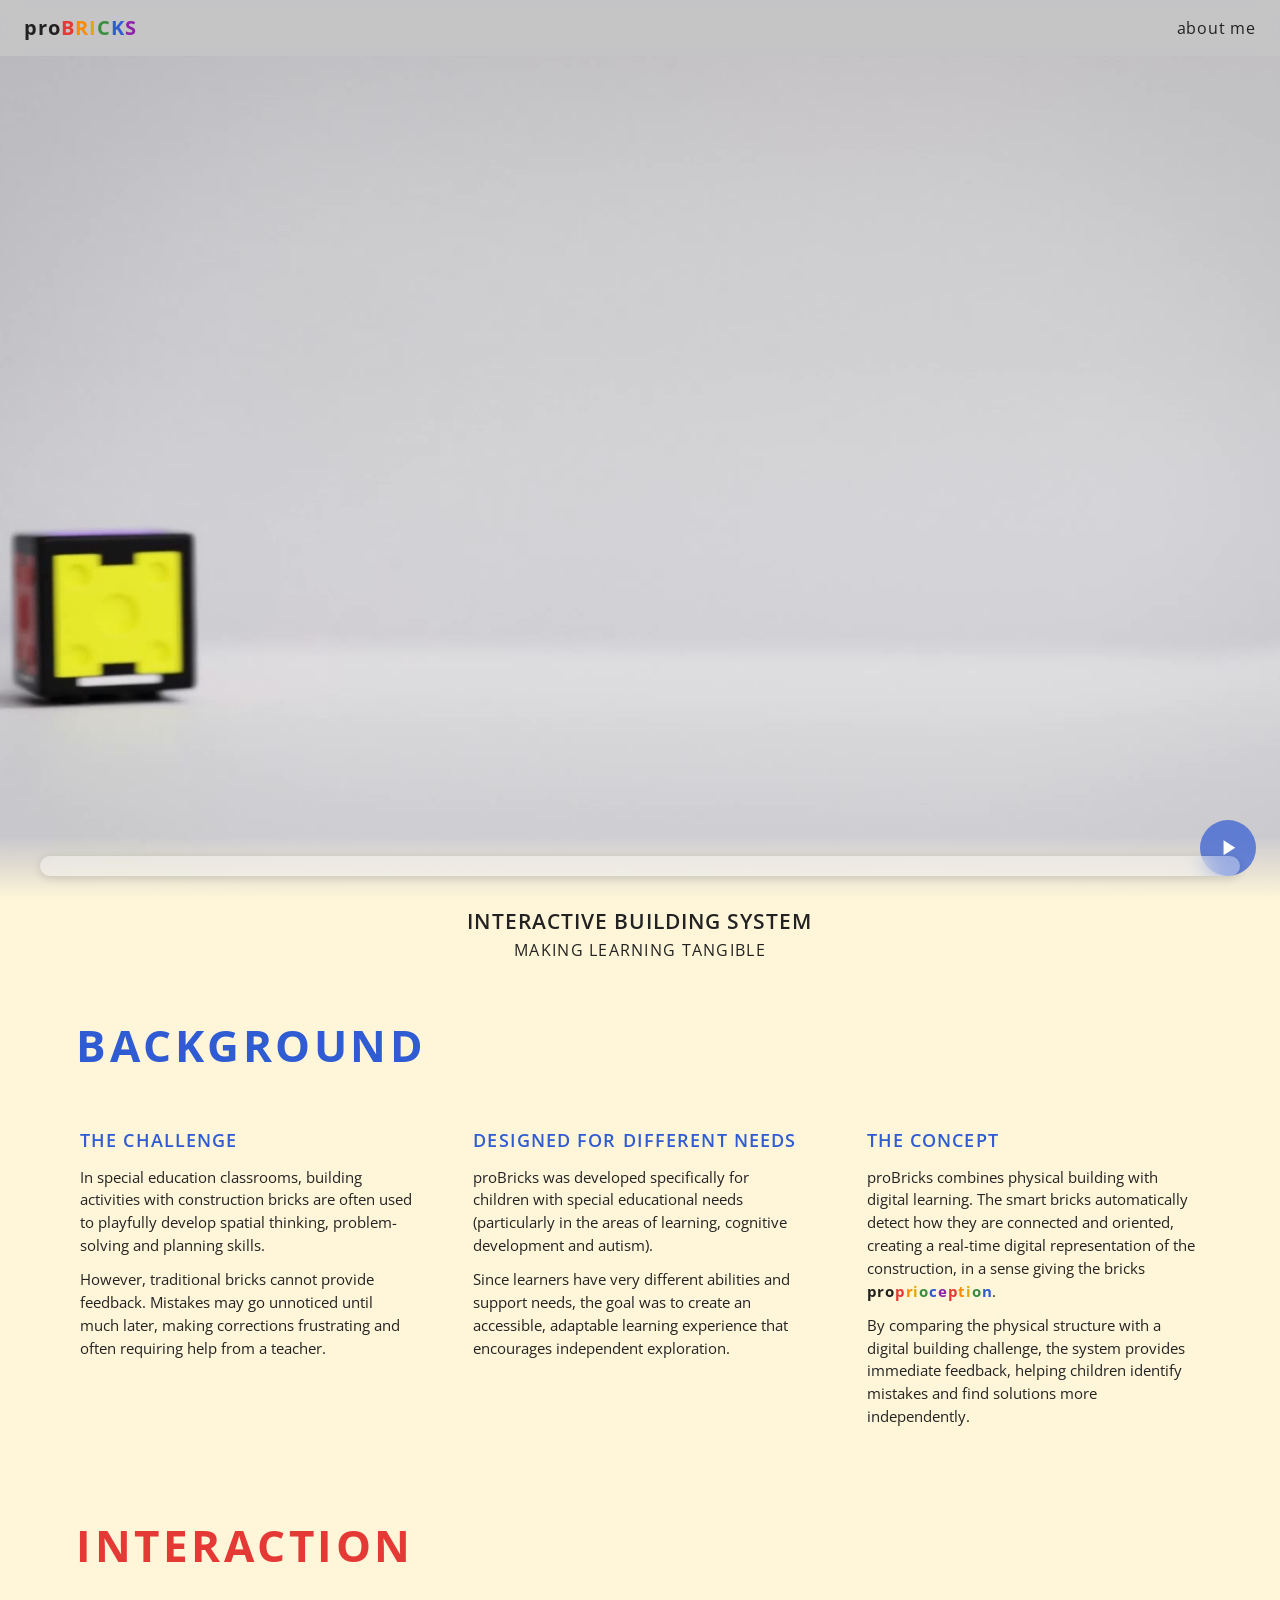
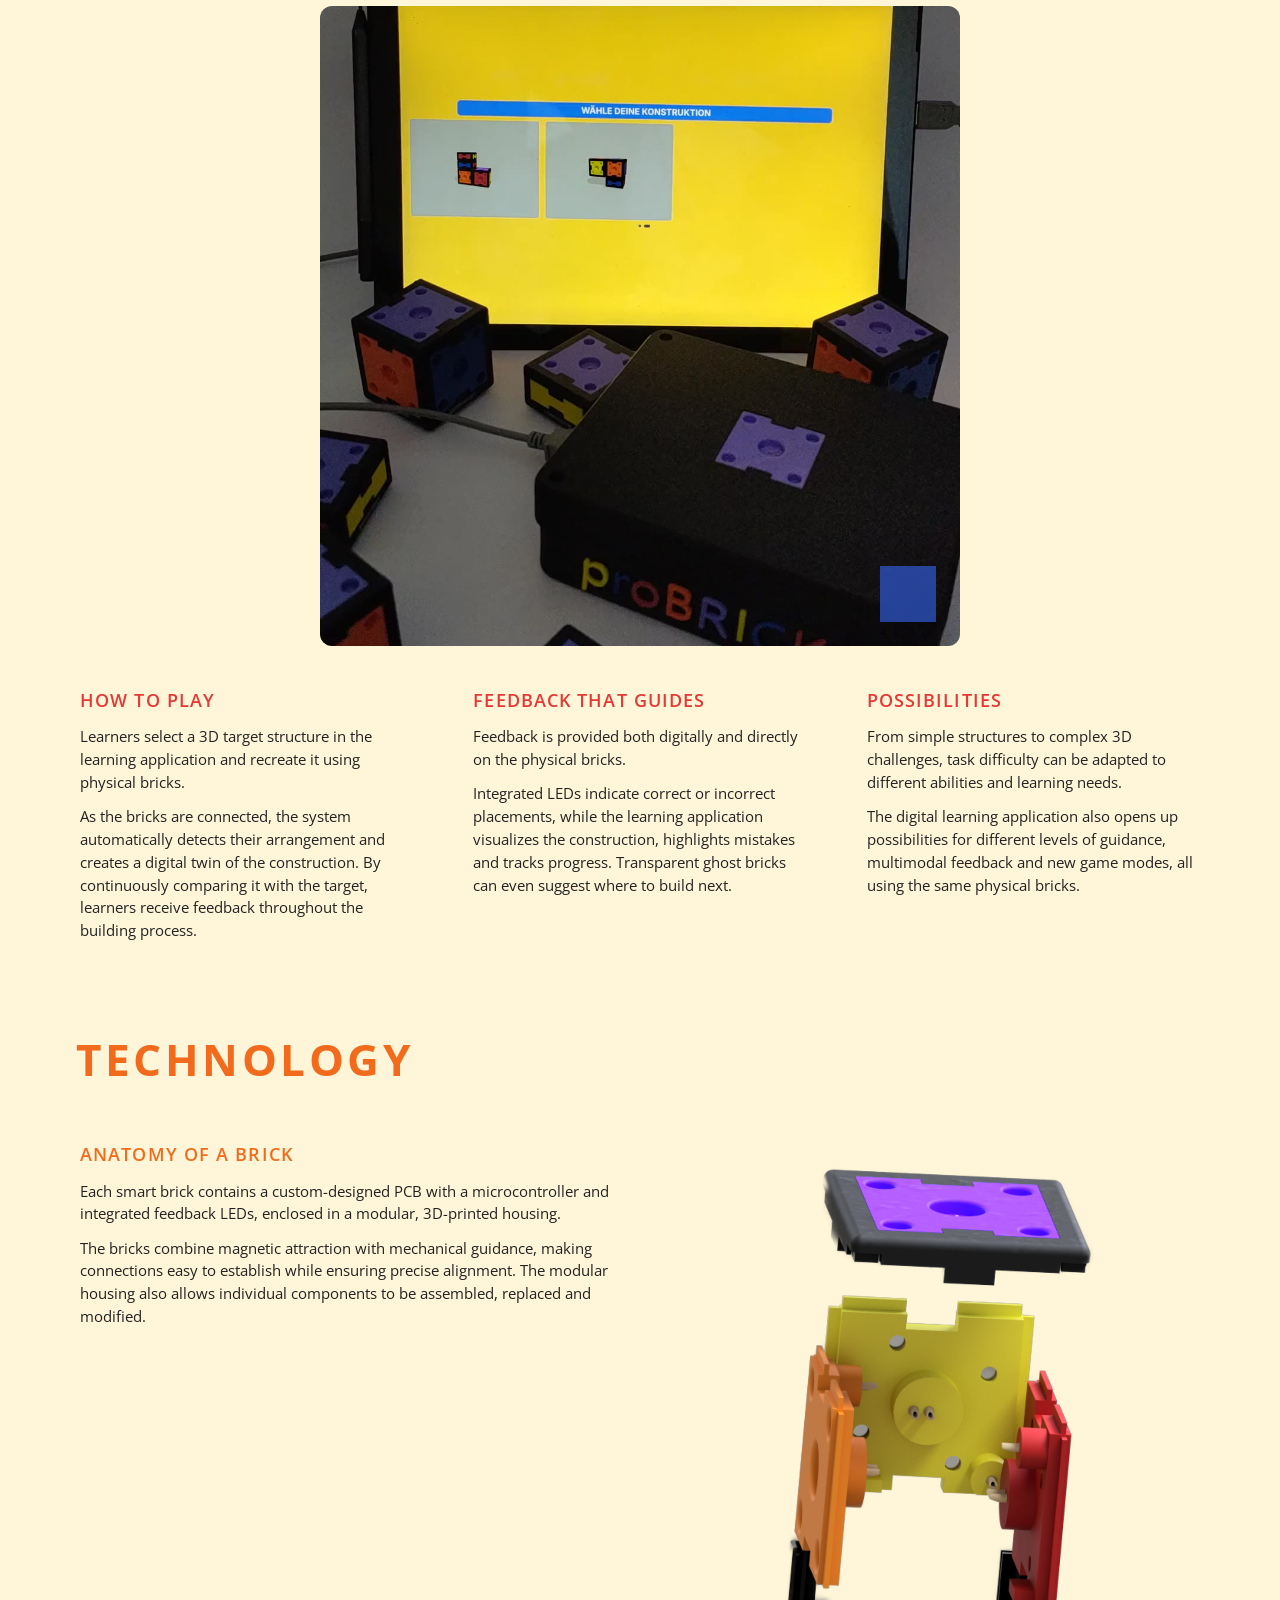
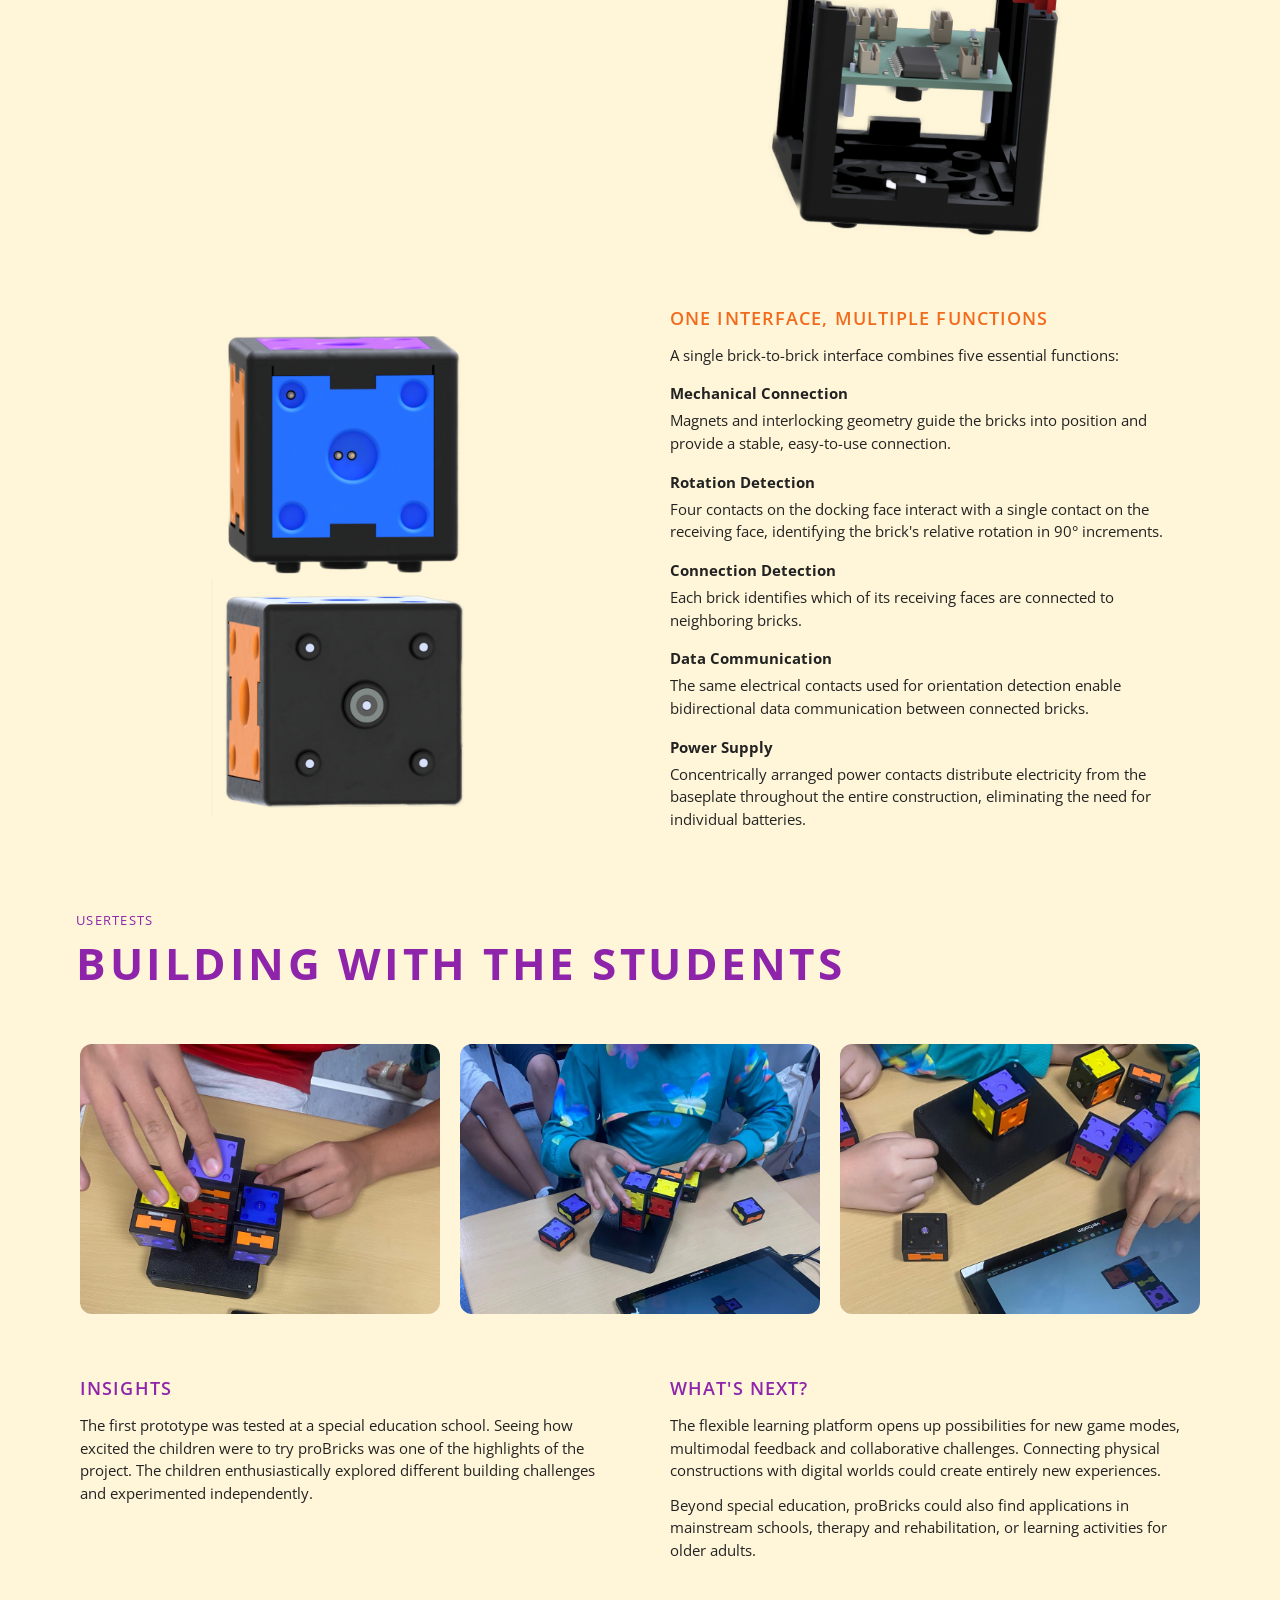
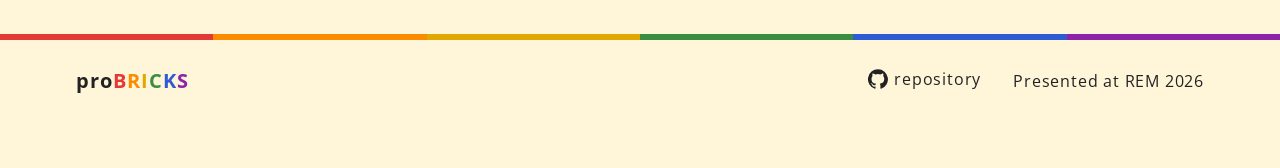
<file: index.html>
<!DOCTYPE html>
<html lang="en">
<head>
  <meta charset="UTF-8">
  <meta name="viewport" content="width=device-width, initial-scale=1.0">
  <title>proBRICKS – Making Learning Tangible</title>
  <link rel="stylesheet" href="css/styles.css">
</head>
<body>

  <!-- Header -->
  <header class="site-header">
    <a href="#" class="logo" aria-label="proBRICKS home">
      <span class="logo-pro">pro</span><span class="l1">B</span><span class="l2">R</span><span class="l3">I</span><span class="l4">C</span><span class="l5">K</span><span class="l6">S</span>
    </a>
    <nav class="site-nav">
      <a href="about.html">about me</a>
      <img class="peek" src="assets/elena_lego_side-web.png" alt="" aria-hidden="true">
    </nav>
  </header>

  <main>
    <!-- Hero -->
    <div class="video video--hero">
      <video autoplay muted playsinline poster="assets/hero-poster.jpg">
        <source src="assets/title-web.mp4" type="video/mp4">
      </video>
      <button class="video-play" type="button" aria-label="Play video">
        <svg viewBox="0 0 24 24" aria-hidden="true"><path d="M8 5v14l11-7z"/></svg>
      </button>
    </div>

    <div class="band">
      <div class="tagline">
        <p class="tagline-title">Interactive Building System</p>
        <p class="tagline-sub">Making learning tangible </p>
      </div>
    </div>

    <!-- Background -->
    <section class="section section--background" id="background">
      <h2 class="section-title">Background</h2>
      <div class="card-grid">
        <article class="card">
          <h3>The Challenge</h3>
          <p>In special education classrooms, building activities with construction bricks are often used to playfully develop spatial thinking, problem-solving and planning skills.</p>
          <p>However, traditional bricks cannot provide feedback. Mistakes may go unnoticed until much later, making corrections frustrating and often requiring help from a teacher.</p>
        </article>
        <article class="card">
          <h3>Designed for Different Needs</h3>
          <p>proBricks was developed specifically for children with special educational needs (particularly in the areas of learning, cognitive development and autism).</p>
          <p>Since learners have very different abilities and support needs, the goal was to create an accessible, adaptable learning experience that encourages independent exploration.</p>
        </article>
        <article class="card">
          <h3>The Concept</h3>
          <p>proBricks combines physical building with digital learning. The smart bricks automatically detect how they are connected and oriented, creating a real-time digital representation of the construction, in a sense giving the bricks <span class="name-origin"><span class="logo-pro">pro</span><span class="l1">p</span><span class="l2">r</span><span class="l3">i</span><span class="l4">o</span><span class="l5">c</span><span class="l6">e</span><span class="l1">p</span><span class="l2">t</span><span class="l3">i</span><span class="l4">o</span><span class="l5">n</span></span>.</p>
          <p>By comparing the physical structure with a digital building challenge, the system provides immediate feedback, helping children identify mistakes and find solutions more independently.</p>
        </article>
      </div>
    </section>

    <!-- Interaction -->
    <section class="section section--interaction" id="interaction">
      <h2 class="section-title">Interaction</h2>
      <div class="video video--square">
        <video playsinline preload="metadata" poster="assets/interaction-poster.jpg">
          <source src="assets/video_probricks2.mp4" type="video/mp4">
        </video>
        <button class="video-play video-toggle" type="button" aria-label="Play video">
          <svg class="icon-play" viewBox="0 0 24 24" aria-hidden="true"><path d="M8 5v14l11-7z"/></svg>
          <svg class="icon-pause" viewBox="0 0 24 24" aria-hidden="true"><path d="M6 5h4v14H6zM14 5h4v14h-4z"/></svg>
        </button>
      </div>
      <div class="card-grid">
        <article class="card">
          <h3>How to Play</h3>
          <p>Learners select a 3D target structure in the learning application and recreate it using physical bricks.</p>
          <p>As the bricks are connected, the system automatically detects their arrangement and creates a digital twin of the construction. By continuously comparing it with the target, learners receive feedback throughout the building process.</p>
        </article>
        <article class="card">
          <h3>Feedback That Guides</h3>
          <p>Feedback is provided both digitally and directly on the physical bricks.</p>
          <p>Integrated LEDs indicate correct or incorrect placements, while the learning application visualizes the construction, highlights mistakes and tracks progress. Transparent ghost bricks can even suggest where to build next.</p>
        </article>
        <article class="card">
          <h3>Possibilities</h3>
          <p>From simple structures to complex 3D challenges, task difficulty can be adapted to different abilities and learning needs.</p>
          <p>The digital learning application also opens up possibilities for different levels of guidance, multimodal feedback and new game modes, all using the same physical bricks.</p>
        </article>
      </div>
    </section>

    <!-- Technology -->
    <section class="section section--technology" id="technology">
      <h2 class="section-title">Technology</h2>

      <div class="feature-row">
        <article class="card">
          <h3>Anatomy of a Brick</h3>
          <p>Each smart brick contains a custom-designed PCB with a microcontroller and integrated feedback LEDs, enclosed in a modular, 3D-printed housing.</p>
          <p>The bricks combine magnetic attraction with mechanical guidance, making connections easy to establish while ensuring precise alignment. The modular housing also allows individual components to be assembled, replaced and modified.</p>
        </article>
        <figure class="media">
          <img class="anatomy-img" src="assets/cube_exploded-web.png" loading="lazy" alt="Exploded view of a smart brick: lid, frame, pogo pins, interchangeable sides and receiving face">
        </figure>
      </div>

      <div class="feature-row feature-row--reverse">
        <article class="card">
          <h3>One Interface, Multiple Functions</h3>
          <p>A single brick-to-brick interface combines five essential functions:</p>
          <h4>Mechanical Connection</h4>
          <p>Magnets and interlocking geometry guide the bricks into position and provide a stable, easy-to-use connection.</p>
          <h4>Rotation Detection</h4>
          <p>Four contacts on the docking face interact with a single contact on the receiving face, identifying the brick's relative rotation in 90° increments.</p>
          <h4>Connection Detection</h4>
          <p>Each brick identifies which of its receiving faces are connected to neighboring bricks.</p>
          <h4>Data Communication</h4>
          <p>The same electrical contacts used for orientation detection enable bidirectional data communication between connected bricks.</p>
          <h4>Power Supply</h4>
          <p>Concentrically arranged power contacts distribute electricity from the baseplate throughout the entire construction, eliminating the need for individual batteries.</p>
        </article>
        <figure class="media">
          <img class="interface-img" src="assets/brick-interface-web.png" loading="lazy" alt="Docking and receiving faces of a brick with their contact layouts">
        </figure>
      </div>
    </section>

    <!-- Usertests -->
    <section class="section section--usertests" id="usertests">
      <p class="section-eyebrow">Usertests</p>
      <h2 class="section-title">Building with the Students</h2>
      <div class="media-strip">
        <figure class="media"><img src="assets/learner4-web.jpg" loading="lazy" alt="Stacked proBricks built during a user test"></figure>
        <figure class="media"><img src="assets/learner3-web.jpg" loading="lazy" alt="Stacked proBricks built during a user test"></figure>
        <figure class="media"><img src="assets/learners1-web.jpg" loading="lazy" alt="Stacked proBricks built during a user test"></figure>
      </div>
      <div class="card-grid">
        <article class="card">
          <h3>Insights</h3>
          <p>The first prototype was tested at a special education school. Seeing how excited the children were to try proBricks was one of the highlights of the project. The children enthusiastically explored different building challenges and experimented independently.</p>
        </article>
        <article class="card">
          <h3>What's Next?</h3>
          <p>The flexible learning platform opens up possibilities for new game modes, multimodal feedback and collaborative challenges. Connecting physical constructions with digital worlds could create entirely new experiences.</p>
          <p>Beyond special education, proBricks could also find applications in mainstream schools, therapy and rehabilitation, or learning activities for older adults.</p>
        </article>
      </div>
    </section>
  </main>

  <!-- Footer -->
  <footer class="site-footer">
    <div class="footer-inner">
      <a href="#" class="logo" aria-label="proBRICKS – back to top">
        <span class="logo-pro">pro</span><span class="l1">B</span><span class="l2">R</span><span class="l3">I</span><span class="l4">C</span><span class="l5">K</span><span class="l6">S</span>
      </a>
      <ul class="footer-links">
        <li>
          <a href="https://github.com/elsp02/proBricks-platformIO" target="_blank" rel="noopener">
            <svg class="icon-github" viewBox="0 0 24 24" aria-hidden="true"><path d="M12 .3a12 12 0 0 0-3.8 23.4c.6.1.8-.3.8-.6v-2c-3.3.7-4-1.6-4-1.6-.6-1.4-1.4-1.8-1.4-1.8-1-.7.1-.7.1-.7 1.2.1 1.8 1.2 1.8 1.2 1 1.8 2.8 1.3 3.5 1 .1-.8.4-1.3.7-1.6-2.7-.3-5.5-1.3-5.5-6 0-1.2.5-2.3 1.3-3.1-.2-.4-.6-1.6 0-3.2 0 0 1-.3 3.4 1.2a11.5 11.5 0 0 1 6 0c2.3-1.5 3.3-1.2 3.3-1.2.6 1.6.2 2.8 0 3.2.9.8 1.3 1.9 1.3 3.2 0 4.6-2.8 5.6-5.5 5.9.5.4.9 1 .9 2.2v3.3c0 .3.1.7.8.6A12 12 0 0 0 12 .3"/></svg>
            <span class="visually-hidden">GitHub</span> repository
          </a>
        </li>
        <li>Presented at REM 2026</li>
      </ul>
    </div>
  </footer>

  <div class="progress" aria-hidden="true"><div class="progress-fill"></div></div>

  <script src="js/main.js"></script>
</body>
</html>
</file>
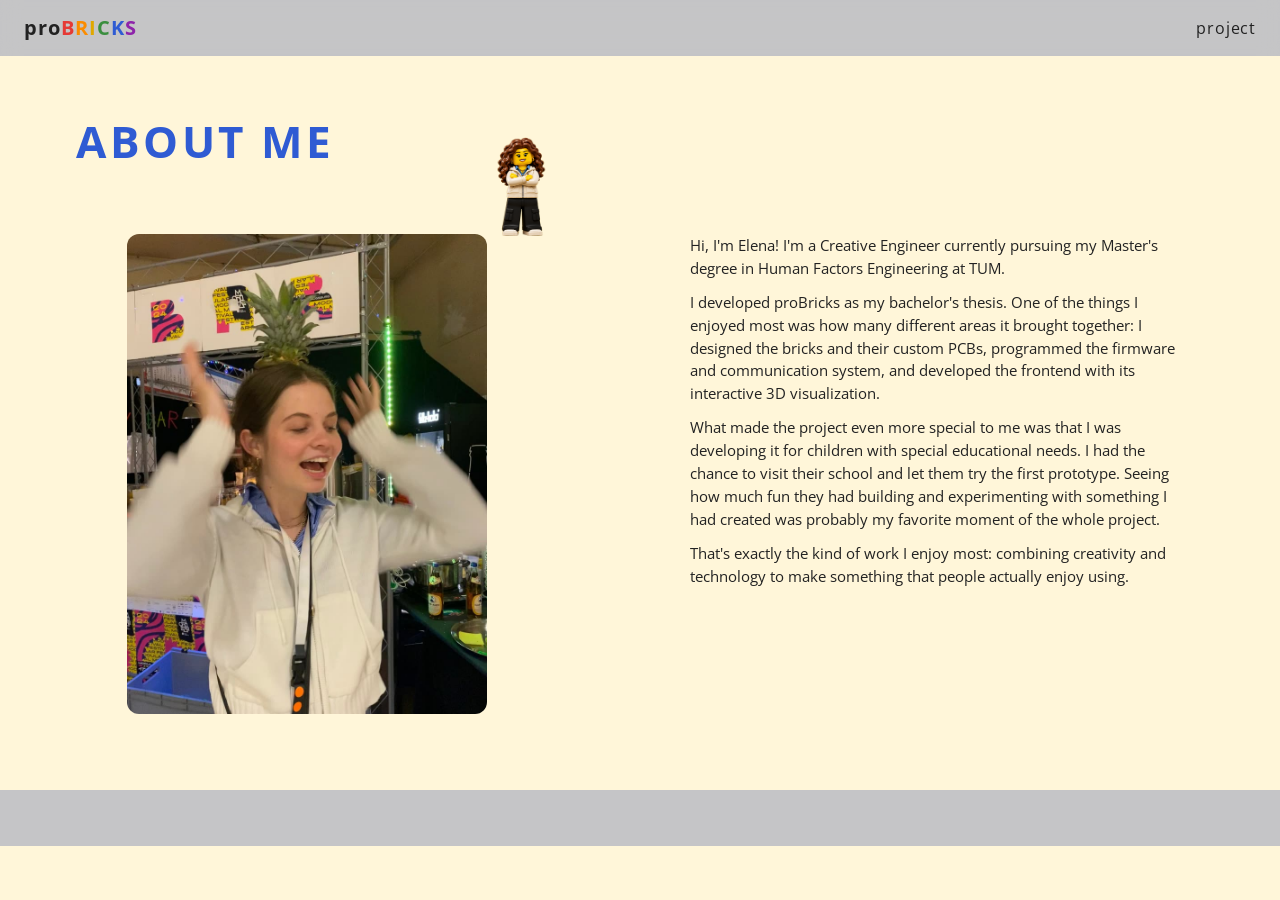
<file: about.html>
<!DOCTYPE html>
<html lang="en">
<head>
  <meta charset="UTF-8">
  <meta name="viewport" content="width=device-width, initial-scale=1.0">
  <title>About me – proBRICKS</title>
  <link rel="stylesheet" href="css/styles.css">
</head>
<body>

  <!-- Header (same as index.html, nav leads back to the project) -->
  <header class="site-header">
    <a href="index.html" class="logo" aria-label="proBRICKS home">
      <span class="logo-pro">pro</span><span class="l1">B</span><span class="l2">R</span><span class="l3">I</span><span class="l4">C</span><span class="l5">K</span><span class="l6">S</span>
    </a>
    <nav class="site-nav">
      <a href="index.html">project</a>
    </nav>
  </header>

  <main>
    <!-- About me -->
    <section class="section section--about">
      <h1 class="section-title">About me</h1>
      <div class="about-row">
        <figure class="media about-photo">
          <!-- photo, with the Lego figure standing on its top edge -->
          <span class="about-photo-frame">
            <img class="about-figure" src="assets/elena_lego2-web.png" alt="" aria-hidden="true">
            <img class="about-img" src="assets/elena_fun-web.jpg" alt="Elena at a festival bar with a pineapple on her head">
          </span>
        </figure>

        <article class="card about-card">
          <p>Hi, I'm Elena! I'm a Creative Engineer currently pursuing my Master's degree in Human Factors Engineering at TUM.</p>
          <p>I developed proBricks as my bachelor's thesis. One of the things I enjoyed most was how many different areas it brought together: I designed the bricks and their custom PCBs, programmed the firmware and communication system, and developed the frontend with its interactive 3D visualization.</p>
          <p> What made the project even more special to me was that I was developing it for children with special educational needs. I had the chance to visit their school and let them try the first prototype. Seeing how much fun they had building and experimenting with something I had created was probably my favorite moment of the whole project.</p>
          <p> That's exactly the kind of work I enjoy most: combining creativity and technology to make something that people actually enjoy using.</p>
        </article>
      </div>
    </section>
  </main>

</body>
</html>
</file>
<file: css/styles.css>
/* ==========================================================
   Font – Open Sans, served from our own files (no Google request).
   One variable file covers every weight from 400 to 700.
   ========================================================== */
@font-face {
  font-family: "Open Sans";
  font-style: normal;
  font-weight: 400 700;
  font-display: swap;
  src: url("../assets/fonts/open-sans-latin.woff2") format("woff2");
}

/* ==========================================================
   Design settings – colors, text styles and sizes.
   Change them here to change the whole site.
   ========================================================== */
:root {
  --page-bg:     #fff6d9;  /* cream page background */
  --bar:         #c5c5c7;  /* header / video placeholder gray */
  --section:     #b3e55e;  /* olive  – .section wrapper */
  --title-bar:   #6e2160;  /* purple – .section-title */
  --card:        #ffd95a;  /* yellow – .card */
  --feature:     #7a0a0a;  /* maroon – .feature-row */
  --media:       #c9d3e0;  /* light blue-gray – .media */
  --tagline:     #d98a8a;  /* pink   – .tagline */
  --text:        #222;

  /* per-section accent colors */
  --accent-blue:    #2f5bd3;
  --accent-red:     #e53935;
  --accent-orange:  #f26b1d;
  --accent-magenta: #8e24aa;

  /* text colors (headings in sections use their --accent) */
  --text-sub:    #6e2160;  /* purple – tagline subtitle */

  /* logo letter colors */
  --logo-pro: #222;
  --logo-1:   #e53935;   /* B */
  --logo-2:   #fb8c00;   /* R */
  --logo-3:   #e0a800;   /* I – darker gold so it reads on the gray header */
  --logo-4:   #3b8e3f;   /* C */
  --logo-5:   #2f5bd3;   /* K */
  --logo-6:   #8e24aa;   /* S */

  /* ---------- Typography ---------- */
  --font: "Open Sans", system-ui, -apple-system, "Segoe UI", sans-serif;

  /* weights */
  --fw-regular:  400;
  --fw-medium:   500;
  --fw-semibold: 600;
  --fw-bold:     700;

  /* sizes (1rem = 16px); smaller values for phones are in the Mobile block at the bottom */
  --fs-body:          1rem;      /* normal text, "about me" */
  --fs-logo:          1.25rem;
  --fs-tagline:       1.3rem;
  --fs-tagline-sub:   1.0rem;
  --fs-section-title: clamp(1.75rem, 4vw, 2.75rem);  /* grows with window width */
  --fs-eyebrow:       0.8rem;
  --fs-card:          0.95rem;
  --fs-card-title:    1.15rem;   /* card h3 */
  --fs-card-sub:      0.95rem;   /* card h4 */


  --gap: 1.25rem;
  --radius: 4px;
  --max-width: 1200px;
  --header-h: 3.5rem;   /* fixed header height – the hero video fills the rest of the screen */
}

/* ---------- Base ---------- */
*,
*::before,
*::after { box-sizing: border-box; }

/* keeps in-page jumps (#about) from landing under the sticky header */
html {
  scroll-padding-top: var(--header-h);
  overflow-x: clip;   /* safety net: nothing may widen the page sideways */
}

body {
  margin: 0;
  overflow-x: clip;   /* hides the off-screen .peek figure without a sideways scrollbar */
  font-family: var(--font);
  font-size: var(--fs-body);
  font-weight: var(--fw-regular);
  line-height: 1.5;
  color: var(--text);
  /* gray strip behind the header at the very top: unscrolled, the frosted header shows as solid --bar;
     the strip scrolls away with the page, so the frosted effect still shows over content */
  background: linear-gradient(var(--bar) 0 var(--header-h), var(--page-bg) 0);
}

img, video { display: block; max-width: 100%; }

h1, h2, h3, h4 { margin: 0; }
p { margin: 0 0 0.75em; }
p:last-child { margin-bottom: 0; }

a { color: inherit; }

/* ---------- Header ---------- */
.site-header {
  position: sticky;
  top: 0;
  z-index: 100;
  display: flex;
  align-items: center;
  gap: 1rem;
  height: var(--header-h);
  padding: 0 1.5rem;
  background: rgb(197 197 199 / 70%);   /* --bar at 70%, frosted */
  -webkit-backdrop-filter: blur(10px);
  backdrop-filter: blur(10px);
}

.logo {
  font-weight: var(--fw-bold);
  font-size: var(--fs-logo);
  letter-spacing: 0.05em;
  text-decoration: none;
}
.logo-pro { color: var(--logo-pro); }
/* "pro" highlighted inside body text (e.g. proprioception) to show where the name comes from */
.name-origin { font-weight: var(--fw-bold); letter-spacing: 0.05em; }
/* not scoped to .logo so the same colours can be reused in body text */
.l1 { color: var(--logo-1); }
.l2 { color: var(--logo-2); }
.l3 { color: var(--logo-3); }
.l4 { color: var(--logo-4); }
.l5 { color: var(--logo-5); }
.l6 { color: var(--logo-6); }

.site-nav { margin-left: auto; }
.site-nav a { text-decoration: none; letter-spacing: 0.05em; }

/* Lego figure that peeks in from the right under "about me" on hover */
.peek {
  position: absolute;
  top: 80%;
  right: 0;
  width: clamp(90px, 5vw, 130px);   /* 70px on laptops, grows a bit on big monitors */
  pointer-events: none;
  opacity: 0;
  transform: translateX(110%);
  /* leaving: soft glide out */
  transition: transform 0.6s ease-in-out, opacity 0.6s ease-in-out;
}
.site-nav a:hover + .peek,
.site-nav a:focus-visible + .peek {
  opacity: 1;
  transform: translateX(0);
  /* arriving: starts moving immediately, then slows down softly */
  transition: transform 0.4s ease-out, opacity 0.25s ease-out;
}
/* touch devices can't hover: drop the figure so it can't widen the page off-screen */
@media (hover: none) {
  .peek { display: none; }
}

/* ---------- Video ---------- */
.video {
  position: relative;   /* anchor for .video-play */
  aspect-ratio: 16 / 9;
  background: var(--bar);
}
.video video {
  width: 100%;
  height: 100%;
  object-fit: cover;
}
/* header + hero video together fill exactly one screen */
.video--hero {
  width: 100%;
  aspect-ratio: auto;
  height: calc(100vh - var(--header-h));
  height: calc(100svh - var(--header-h));   /* mobile: ignores the browser's address bar */
}
/* square video (Interaction), centered; capped so it doesn't fill the whole screen height */
.video--square {
  aspect-ratio: 1 / 1;
  width: min(100%, 640px);
  margin-inline: auto;
  border-radius: 12px;   /* same as the photos */
  overflow: hidden;      /* clips the video and gray background to the rounded corners */
}
/* soft fade at the bottom of the video into the band color below */
.video--hero::after {
  content: "";
  position: absolute;
  left: 0;
  right: 0;
  bottom: 0;
  height: 4rem;
  background: linear-gradient(to bottom, transparent, var(--page-bg));
  pointer-events: none;
}

/* round play button, bottom right of the hero video – replays it (see js/main.js) */
.video-play {
  position: absolute;
  right: 1.5rem;
  bottom: 1.5rem;
  z-index: 1;   /* stays above the fade */
  display: grid;
  place-items: center;
  width: 3.5rem;
  height: 3.5rem;
  padding: 0;
  border: 0;
  border-radius: 50%;
  color: #fff;
  background: rgb(47 91 211 / 70%);   /* same as the header */
  -webkit-backdrop-filter: blur(10px);
  backdrop-filter: blur(10px);
  cursor: pointer;
  transition: transform 0.2s ease, background 0.2s ease;
}
.video-play:hover,
.video-play:focus-visible {
  transform: scale(1.08);
  background: rgb(47 91 211 / 90%);
}
.video-play svg {
  width: 1.6rem;
  height: 1.6rem;
  fill: currentColor;
}

/* play/pause toggle (Interaction video): shows ▶ when paused, ⏸ while playing */
.video-toggle .icon-pause { display: none; margin-left: 0; }
.video-toggle.is-playing .icon-play { display: none; }
.video-toggle.is-playing .icon-pause { display: block; }

/* ---------- Tagline band ---------- */
.band {
  display: flex;
  justify-content: center;
  padding: 1m;
  /*background: var(--section);*/
}
.tagline {
  padding: 0.4rem;
  text-align: center;
  /*background: var(--tagline);*/
}
.tagline-title {
  margin: 0;
  font-size: var(--fs-tagline);
  font-weight: var(--fw-semibold);
  text-transform: uppercase;
  letter-spacing: 0.05em;
}
.tagline-sub {
  margin: 0;
  font-size: var(--fs-tagline-sub);
  text-transform: uppercase;
  letter-spacing: 0.08em;
  color: var(--text);
}

/* ---------- Section (olive wrapper) ---------- */
.section {
  --accent: var(--accent-blue);
  max-width: var(--max-width);
  margin: 1rem auto;
  padding: var(--gap);
  display: flex;
  flex-direction: column;
  gap: var(--gap);
  /*background: var(--section);*/
}

.section--background { --accent: var(--accent-blue); }
.section--interaction { --accent: var(--accent-red); }
.section--technology { --accent: var(--accent-orange); }
.section--usertests  { --accent: var(--accent-magenta); }

/* Purple title bar */
.section-title {
  padding: 0.5rem 1rem;
  font-size: var(--fs-section-title);
  font-weight: var(--fw-bold);
  text-transform: uppercase;
  letter-spacing: 0.08em;
  color: var(--accent);
  /*background: var(--title-bar);*/
}

/* Small label above a title */
.section-eyebrow {
  margin: 0 0 calc(var(--gap) * -1);
  padding: 0.25rem 1rem 0;
  font-size: var(--fs-eyebrow);
  text-transform: uppercase;
  letter-spacing: 0.1em;
  color: var(--accent);
  /*background: var(--title-bar);*/
}
/* title directly under an eyebrow: no extra space between the two */
.section-eyebrow + .section-title { padding-top: 0; }

/* ---------- Cards (yellow) ---------- */
.card-grid {
  display: grid;
  grid-template-columns: repeat(auto-fit, minmax(260px, 1fr));
  gap: var(--gap);
}

.card {
  padding: 1.25rem;
  font-size: var(--fs-card);
  /*background: var(--card);*/
}
.card h3 {
  margin-bottom: 0.75rem;
  font-size: var(--fs-card-title);
  font-weight: var(--fw-semibold);
  text-transform: uppercase;
  letter-spacing: 0.06em;
  color: var(--accent);
}
.card h4 {
  margin: 1rem 0 0.25rem;
  font-size: var(--fs-card-sub);
  font-weight: var(--fw-bold);
}

/* ---------- Feature row (maroon: card + media) ---------- */
.feature-row {
  display: grid;
  grid-template-columns: 1fr 1fr;
  gap: var(--gap);
  /*padding: var(--gap);*/
  /*background: var(--feature);*/
  align-items: start;
}
.feature-row--reverse .media { order: -1; }

/* ---------- Media (light blue-gray image frame) ---------- */
.media {
  margin: 0;
  padding: 0.75rem;
  /*background: var(--media);*/
  min-height: 200px;
}
.media img {
  width: 100%;
  height: 100%;
  object-fit: contain;
}

/* exploded view in "Anatomy of a Brick": capped so it doesn't tower over the text card */
.media .anatomy-img { max-height: 720px; }

.media .interface-img { max-height: 520px; }

.media-strip {
  display: grid;
  grid-template-columns: repeat(auto-fit, minmax(220px, 1fr));
  gap: var(--gap);
  padding: var(--gap);
  /*background: var(--media);*/
}
.media-strip .media {
  padding: 0;
  aspect-ratio: 4 / 3;
}
.media-strip .media img {
  object-fit: cover;
  border-radius: 12px;
}

/* ---------- About page (about.html) ---------- */
.section--about {
  margin-top: 1.5rem;
  margin-bottom: 1.5rem;
}

/* photo (left) + text card (right), same height */
.about-row {
  display: grid;
  grid-template-columns: 1fr 1fr;
  gap: var(--gap);
}

.about-photo {
  display: grid;
  place-items: start center;   /* photo starts at the top… */
  padding: 2rem;               /* …at the same height as the card text (card padding-top: 2rem) */
}
.about-photo-frame {
  position: relative;   /* anchor for .about-figure */
}
/* photo height = screen minus everything else on the page, so it all fits without scrolling:
   header 3.5 + section margins 3 + section padding 2.5 + title ~5.1 + gap 1.25 + photo box padding 4 ≈ 20rem */
.about-photo .about-img {
  width: auto;
  height: auto;
  max-width: min(360px, 100%);
  max-height: max(200px, calc(100vh - 20rem));
  max-height: max(200px, calc(100svh - 20rem));
  border-radius: 12px;   /* same as the photos on the project page */
}
/* Lego figure standing on the top edge of the photo; sticks up out of the box */
.about-photo .about-figure {
  position: absolute;
  z-index: 1;
  bottom: 100%;
  right: 1rem;
  width: clamp(40px, 4vw, 60px);   /* small on laptops, a bit bigger on large monitors */
  height: auto;
  margin-bottom: -2px;   /* feet touch the photo */
  pointer-events: none;
}

.about-card {
  display: flex;
  flex-direction: column;
  padding: 2rem 2.5rem;
}

/* ---------- Footer ---------- */
/* sits on the cream page; a stripe in the six logo colours marks the top edge */
.site-footer {
  position: relative;
  margin-top: 2rem;
  /* bottom padding keeps the floating progress pill from covering the links */
  padding: 2rem 0 4.5rem;
}
.site-footer::before {
  content: "";
  position: absolute;
  top: 0;
  left: 0;
  right: 0;
  height: 6px;
  background: linear-gradient(to right,
    var(--logo-1) 0 16.66%,   var(--logo-2) 0 33.33%,
    var(--logo-3) 0 50%,      var(--logo-4) 0 66.66%,
    var(--logo-5) 0 83.33%,   var(--logo-6) 0);
}

/* same width as a .section; side padding = section padding + title padding, so it lines up with the titles */
.footer-inner {
  max-width: var(--max-width);
  margin: 0 auto;
  padding: 0 calc(var(--gap) + 1rem);
  display: flex;
  flex-wrap: wrap;
  justify-content: space-between;
  align-items: center;
  gap: 1rem 2rem;
}

.footer-links {
  display: flex;
  flex-wrap: wrap;
  align-items: center;
  gap: 0.5rem 2rem;
  margin: 0;
  padding: 0;
  list-style: none;
  letter-spacing: 0.05em;
}
.footer-links a {
  display: inline-flex;
  align-items: center;
  gap: 0.4rem;
  text-decoration: none;
  transition: color 0.2s ease;
}
.footer-links a:hover,
.footer-links a:focus-visible {
  color: var(--accent-blue);
  text-decoration: underline;
  text-underline-offset: 0.2em;
}
.icon-github {
  width: 1.25em;
  height: 1.25em;
  fill: currentColor;
}

/* text for screen readers only */
.visually-hidden {
  position: absolute;
  width: 1px;
  height: 1px;
  overflow: hidden;
  clip-path: inset(50%);
  white-space: nowrap;
}

/* ---------- Scroll progress bar ---------- */
/* floating pill above the bottom edge; only visible while scrolling (see js/main.js) */
.progress {
  position: fixed;
  left: 50%;
  bottom: 1.5rem;
  z-index: 100;
  width: min(var(--max-width), 100%);   /* same outer width as a .section */
  height: 20px;
  padding: 5px;
  border-radius: 999px;
  background: rgb(255 255 255 / 35%);
  -webkit-backdrop-filter: blur(10px);
  backdrop-filter: blur(10px);
  box-shadow: 0 2px 10px rgb(0 0 0 / 15%);
  pointer-events: none;
  opacity: 0;
  transform: translate(-50%, 8px);
  transition: opacity 0.4s ease, transform 0.4s ease;
}
.progress.is-visible {
  opacity: 1;
  transform: translate(-50%, 0);
}
.progress-fill {
  height: 100%;
  width: 0;
  border-radius: 999px;
  background: var(--section);
}

/* ---------- Mobile ---------- */
@media (max-width: 768px) {
  /* slightly smaller text on phones; body text stays 16px for readability */
  :root {
    --fs-logo:          1.1rem;
    --fs-tagline:       0.9rem;
    --fs-tagline-sub:   0.7rem;
    --fs-card-title:    1.05rem;
  }
  .logo { letter-spacing: 0.02em; }

  .section { margin: 2rem 0.75rem; }
  .progress { width: calc(100% - 1.5rem); }   /* matches the section's 0.75rem side margins */
  .footer-inner { padding: 0 calc(0.75rem + var(--gap) + 1rem); }   /* + the section's side margin */
  .feature-row { grid-template-columns: 1fr; }
  .feature-row--reverse .media { order: 0; }
  .about-row { grid-template-columns: 1fr; }
  .about-card { padding: 1.5rem; }
}

/* tall (portrait) screens: show the 16:9 hero video completely instead of cropping its sides */
@media (orientation: portrait) {
  .video--hero {
    height: auto;
    aspect-ratio: 16 / 9;
  }
}
</file>
